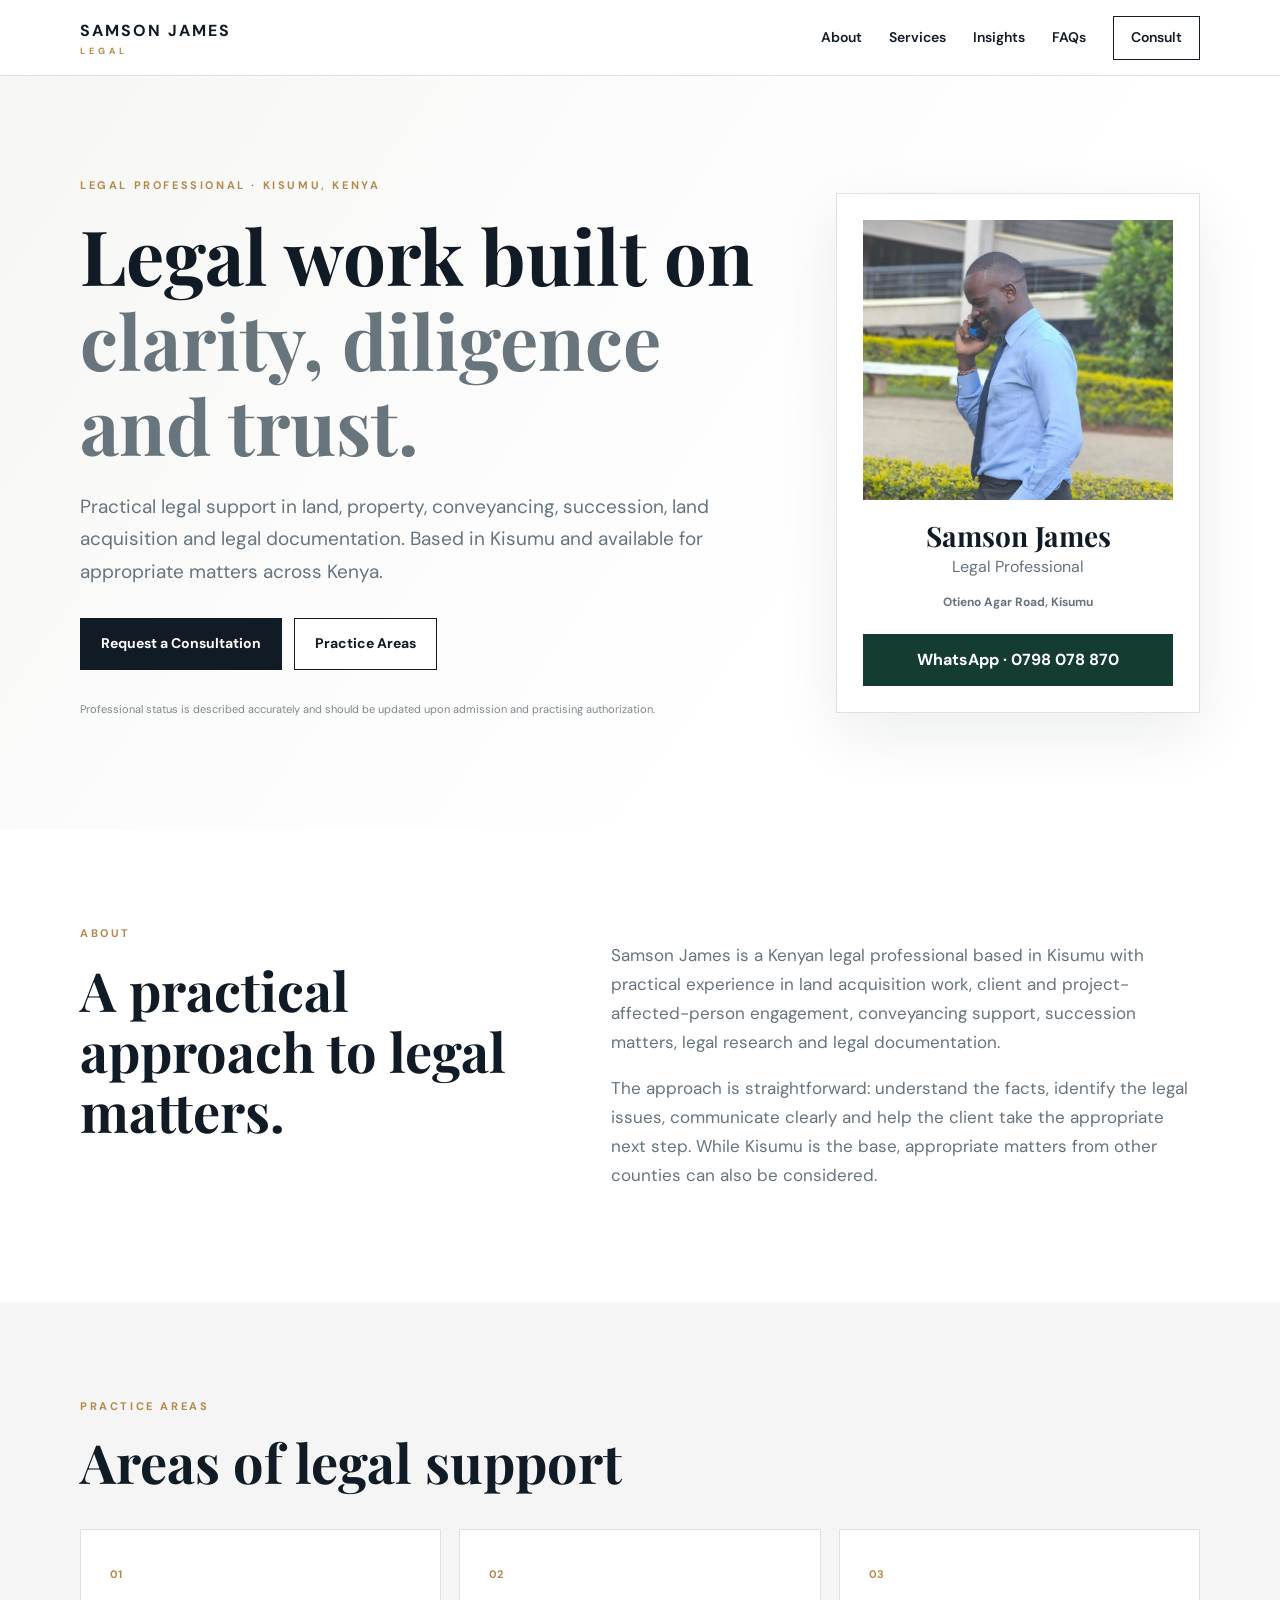
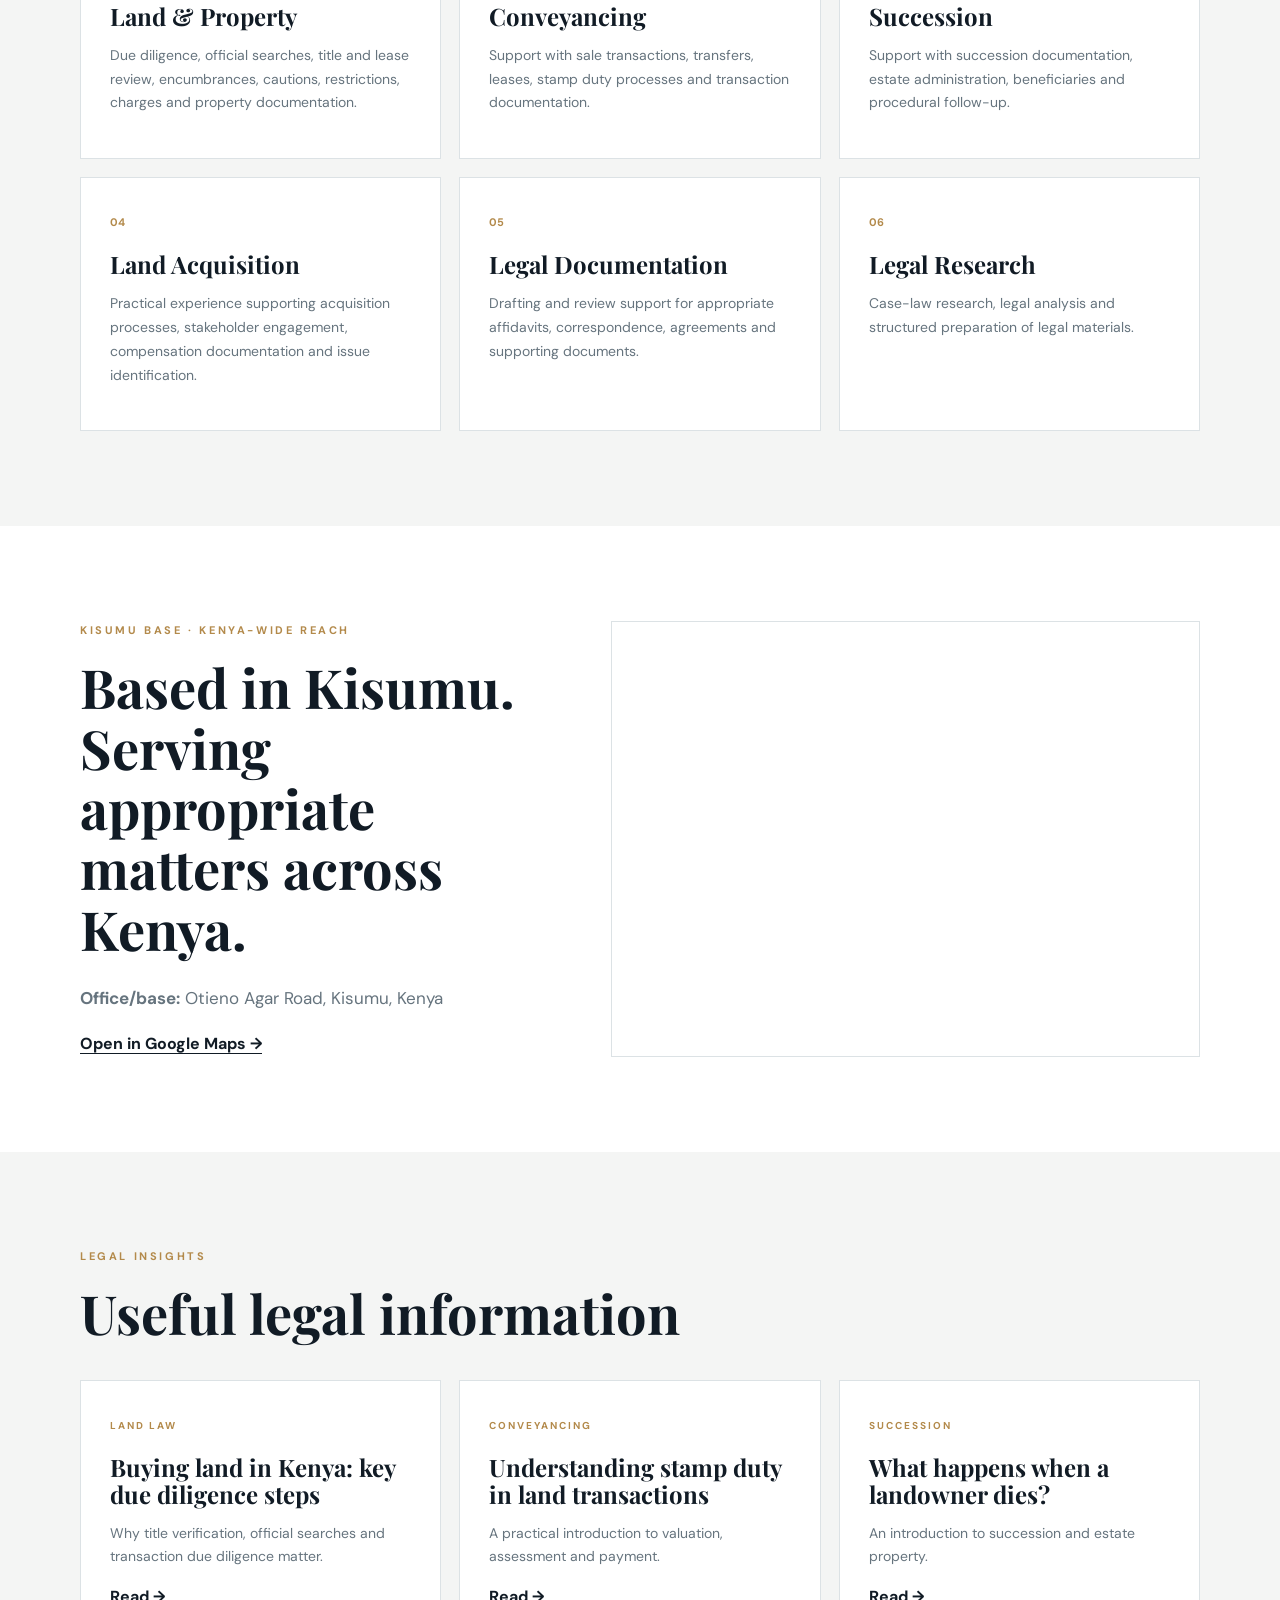
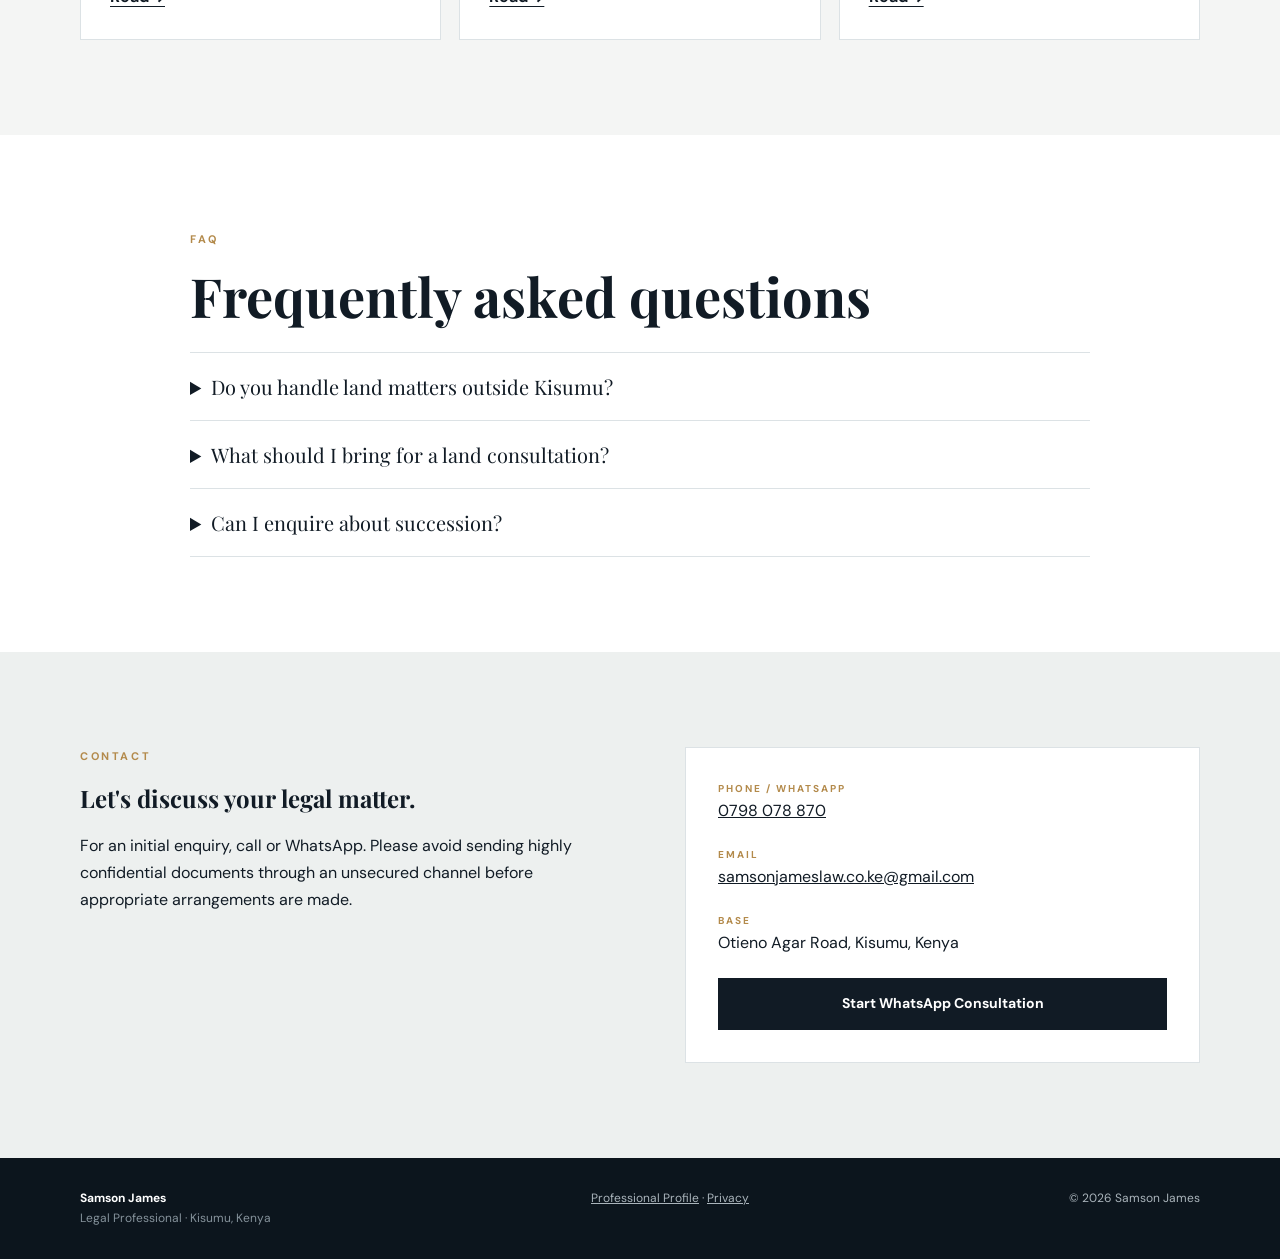
<file: index.html>
<!doctype html><html lang="en"><head> 
                               <meta name="google-site-verification" content="RHB7tFISn9O6jipUqe5lqDlozWeP8II464mNf1aKkE0" />
<meta charset="utf-8"><meta name="viewport" content="width=device-width,initial-scale=1">
<title>Samson James | Legal Professional in Kisumu, Kenya</title>
<meta name="description" content="Samson James is a legal professional based in Kisumu, Kenya, with practical experience in land, property, conveyancing, succession, land acquisition and legal documentation.">
<meta name="robots" content="index,follow"><link rel="canonical" href="https://samsonjameslaw.co.ke/">
<meta property="og:title" content="Samson James | Legal Professional in Kisumu">
<meta property="og:description" content="Legal professional based in Kisumu and available for appropriate matters across Kenya.">
<meta property="og:type" content="website">
<link rel="stylesheet" href="styles.css">
<script type="application/ld+json">{"@context":"https://schema.org","@type":"ProfessionalService","name":"Samson James","url":"https://samsonjameslaw.co.ke/","telephone":"+254798078870","email":"samsonjameslaw.co.ke@gmail.com","address":{"@type":"PostalAddress","streetAddress":"Otieno Agar Road","addressLocality":"Kisumu","addressCountry":"KE"},"areaServed":["Kisumu County","Kakamega County","Siaya County","Vihiga County","Homa Bay County","Kisii County","Nairobi County","Kenya"]}</script>
</head><body>
<header><div class="wrap nav"><a class="logo" href="#home">SAMSON JAMES<small>LEGAL</small></a><button class="hamb">☰</button><nav><a href="#about">About</a><a href="#services">Services</a><a href="#insights">Insights</a><a href="#faq">FAQs</a><a class="pill" href="#contact">Consult</a></nav></div></header>
<section id="home" class="hero"><div class="wrap hero-grid"><div><div class="kicker">LEGAL PROFESSIONAL · KISUMU, KENYA</div><h1>Legal work built on <i>clarity, diligence and trust.</i></h1><p class="lead">Practical legal support in land, property, conveyancing, succession, land acquisition and legal documentation. Based in Kisumu and available for appropriate matters across Kenya.</p><div class="actions"><a class="btn dark" href="#contact">Request a Consultation</a><a class="btn light" href="#services">Practice Areas</a></div><p class="note">Professional status is described accurately and should be updated upon admission and practising authorization.</p></div>
<div class="profile"><img src="samson-james-profile.jpg" alt="Samson James, legal professional based in Kisumu, Kenya"><h2>Samson James</h2><p>Legal Professional</p><strong>Otieno Agar Road, Kisumu</strong><a class="wa" href="https://wa.me/254798078870">WhatsApp · 0798 078 870</a></div></div></section>
<section id="about" class="section"><div class="wrap split"><div><div class="kicker">ABOUT</div><h2>A practical approach to legal matters.</h2></div><div class="copy"><p>Samson James is a Kenyan legal professional based in Kisumu with practical experience in land acquisition work, client and project-affected-person engagement, conveyancing support, succession matters, legal research and legal documentation.</p><p>The approach is straightforward: understand the facts, identify the legal issues, communicate clearly and help the client take the appropriate next step. While Kisumu is the base, appropriate matters from other counties can also be considered.</p></div></div></section>
<section id="services" class="section soft"><div class="wrap"><div class="kicker">PRACTICE AREAS</div><h2>Areas of legal support</h2><div class="cards">
<article><b>01</b><h3>Land & Property</h3><p>Due diligence, official searches, title and lease review, encumbrances, cautions, restrictions, charges and property documentation.</p></article>
<article><b>02</b><h3>Conveyancing</h3><p>Support with sale transactions, transfers, leases, stamp duty processes and transaction documentation.</p></article>
<article><b>03</b><h3>Succession</h3><p>Support with succession documentation, estate administration, beneficiaries and procedural follow-up.</p></article>
<article><b>04</b><h3>Land Acquisition</h3><p>Practical experience supporting acquisition processes, stakeholder engagement, compensation documentation and issue identification.</p></article>
<article><b>05</b><h3>Legal Documentation</h3><p>Drafting and review support for appropriate affidavits, correspondence, agreements and supporting documents.</p></article>
<article><b>06</b><h3>Legal Research</h3><p>Case-law research, legal analysis and structured preparation of legal materials.</p></article>
</div></div></section>
<section class="section location"><div class="wrap split"><div><div class="kicker">KISUMU BASE · KENYA-WIDE REACH</div><h2>Based in Kisumu. Serving appropriate matters across Kenya.</h2><p class="copy"><strong>Office/base:</strong> Otieno Agar Road, Kisumu, Kenya</p><a class="text" href="https://www.google.com/maps/search/?api=1&query=Otieno+Agar+Road%2C+Kisumu%2C+Kenya">Open in Google Maps →</a></div><div class="map"><iframe title="Otieno Agar Road Kisumu" src="https://www.google.com/maps?q=Otieno+Agar+Road%2C+Kisumu%2C+Kenya&output=embed" loading="lazy"></iframe></div></div></section>
<section id="insights" class="section soft"><div class="wrap"><div class="kicker">LEGAL INSIGHTS</div><h2>Useful legal information</h2><div class="articles"><article><span>LAND LAW</span><h3>Buying land in Kenya: key due diligence steps</h3><p>Why title verification, official searches and transaction due diligence matter.</p><a href="articles-buying-land.html">Read →</a></article><article><span>CONVEYANCING</span><h3>Understanding stamp duty in land transactions</h3><p>A practical introduction to valuation, assessment and payment.</p><a href="articles-stamp-duty.html">Read →</a></article><article><span>SUCCESSION</span><h3>What happens when a landowner dies?</h3><p>An introduction to succession and estate property.</p><a href="articles-succession-land.html">Read →</a></article></div></div></section>
<section id="faq" class="section"><div class="wrap narrow"><div class="kicker">FAQ</div><h2>Frequently asked questions</h2><details><summary>Do you handle land matters outside Kisumu?</summary><p>The practice is based in Kisumu, but appropriate matters from other counties can be considered depending on the nature of the work and professional authorization.</p></details><details><summary>What should I bring for a land consultation?</summary><p>Where available, bring the title or lease, official search, sale agreement, identification documents, survey documents, correspondence and any notices or court documents.</p></details><details><summary>Can I enquire about succession?</summary><p>Yes. Succession enquiries can be assessed and the appropriate legal route and documentation explained, subject to the applicable professional requirements.</p></details></div></section>
<section id="contact" class="contact"><div class="wrap contact-grid"><div><div class="kicker">CONTACT</div><h2>Let's discuss your legal matter.</h2><p>For an initial enquiry, call or WhatsApp. Please avoid sending highly confidential documents through an unsecured channel before appropriate arrangements are made.</p></div><div class="contact-card"><p><label>PHONE / WHATSAPP</label><a href="tel:+254798078870">0798 078 870</a></p><p><label>EMAIL</label><a href="mailto:samsonjameslaw.co.ke@gmail.com">samsonjameslaw.co.ke@gmail.com</a></p><p><label>BASE</label>Otieno Agar Road, Kisumu, Kenya</p><a class="btn dark full" href="https://wa.me/254798078870">Start WhatsApp Consultation</a></div></div></section>
<footer><div class="wrap foot"><div><strong>Samson James</strong><br><span>Legal Professional · Kisumu, Kenya</span></div><div><a href="cv.html">Professional Profile</a> · <a href="privacy.html">Privacy</a></div><div>© 2026 Samson James</div></div></footer>
<script>document.querySelector('.hamb').onclick=()=>{let n=document.querySelector('nav');n.classList.toggle('open')}</script></body></html>
</file>
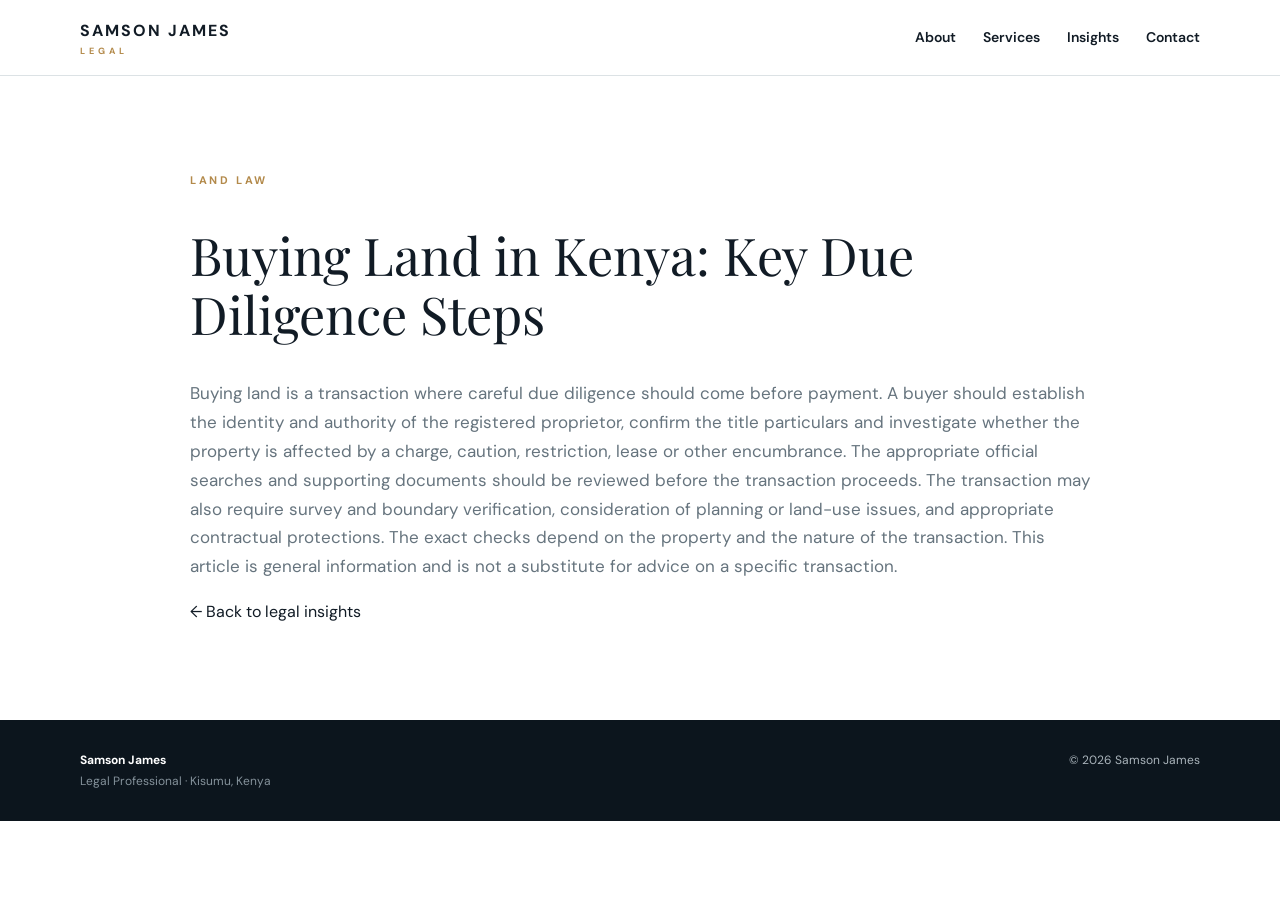
<file: articles-buying-land.html>
<!doctype html><html lang="en"><head><meta charset="utf-8"><meta name="viewport" content="width=device-width,initial-scale=1"><title>Buying Land in Kenya: Key Due Diligence Steps | Samson James</title><meta name="description" content="Buying Land in Kenya: Key Due Diligence Steps — practical legal information from Samson James, Kisumu, Kenya."><link rel="stylesheet" href="styles.css"></head><body><header><div class="wrap nav"><a class="logo" href="index.html">SAMSON JAMES <small>LEGAL</small></a><nav><a href="index.html#about">About</a><a href="index.html#services">Services</a><a href="index.html#articles">Insights</a><a href="index.html#contact">Contact</a></nav></div></header><main class="section"><div class="wrap narrow"><div class="kicker">LAND LAW</div><h1 style="font:52px 'Playfair Display',serif;line-height:1.15">Buying Land in Kenya: Key Due Diligence Steps</h1><div class="copy"><p>Buying land is a transaction where careful due diligence should come before payment. A buyer should establish the identity and authority of the registered proprietor, confirm the title particulars and investigate whether the property is affected by a charge, caution, restriction, lease or other encumbrance. The appropriate official searches and supporting documents should be reviewed before the transaction proceeds.

The transaction may also require survey and boundary verification, consideration of planning or land-use issues, and appropriate contractual protections. The exact checks depend on the property and the nature of the transaction.

This article is general information and is not a substitute for advice on a specific transaction.</p></div><a class="text-link" href="index.html#articles">← Back to legal insights</a></div></main><footer><div class="wrap foot"><div><strong>Samson James</strong><br><span>Legal Professional · Kisumu, Kenya</span></div><div>© 2026 Samson James</div></div></footer></body></html>
</file>
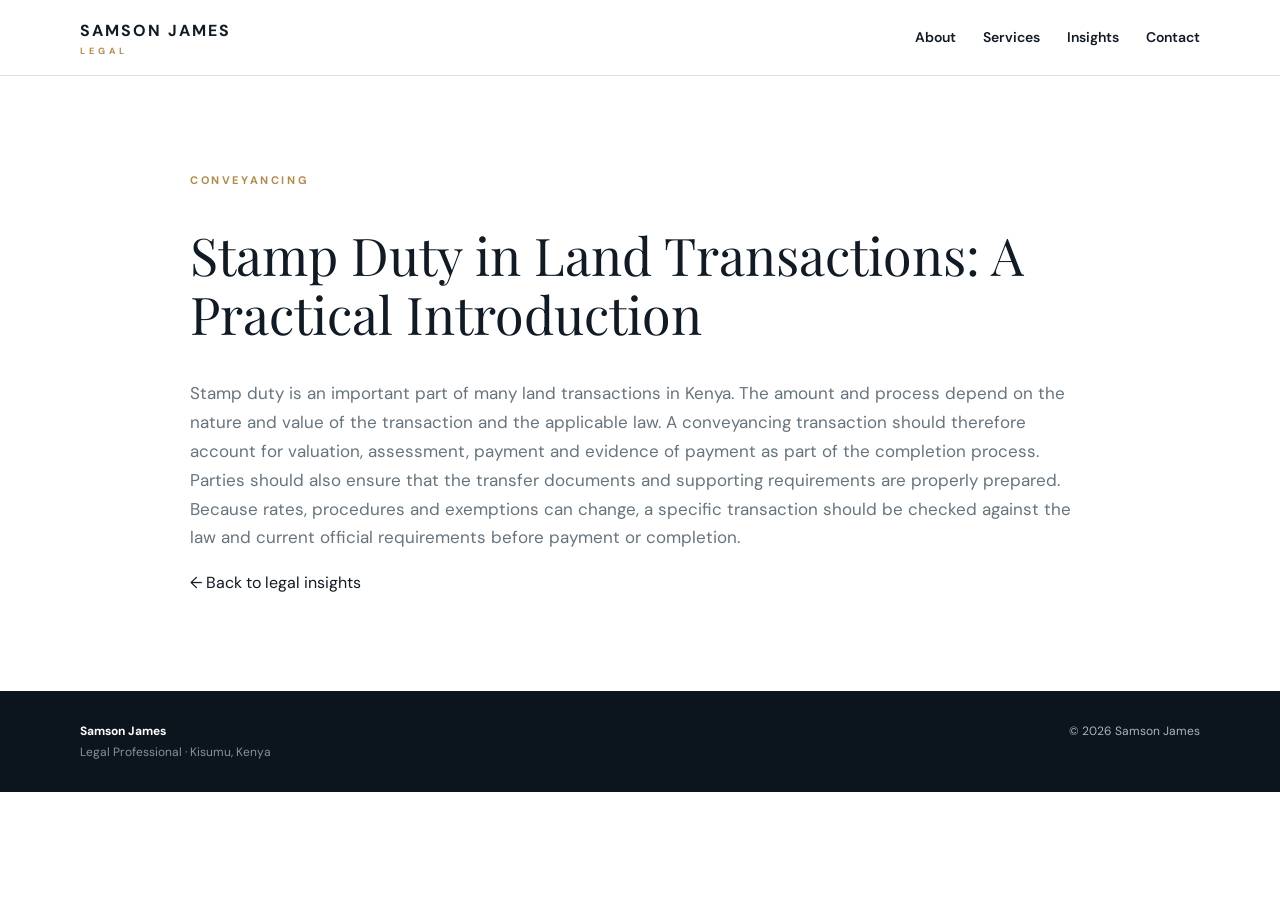
<file: articles-stamp-duty.html>
<!doctype html><html lang="en"><head><meta charset="utf-8"><meta name="viewport" content="width=device-width,initial-scale=1"><title>Stamp Duty in Land Transactions: A Practical Introduction | Samson James</title><meta name="description" content="Stamp Duty in Land Transactions: A Practical Introduction — practical legal information from Samson James, Kisumu, Kenya."><link rel="stylesheet" href="styles.css"></head><body><header><div class="wrap nav"><a class="logo" href="index.html">SAMSON JAMES <small>LEGAL</small></a><nav><a href="index.html#about">About</a><a href="index.html#services">Services</a><a href="index.html#articles">Insights</a><a href="index.html#contact">Contact</a></nav></div></header><main class="section"><div class="wrap narrow"><div class="kicker">CONVEYANCING</div><h1 style="font:52px 'Playfair Display',serif;line-height:1.15">Stamp Duty in Land Transactions: A Practical Introduction</h1><div class="copy"><p>Stamp duty is an important part of many land transactions in Kenya. The amount and process depend on the nature and value of the transaction and the applicable law.

A conveyancing transaction should therefore account for valuation, assessment, payment and evidence of payment as part of the completion process. Parties should also ensure that the transfer documents and supporting requirements are properly prepared.

Because rates, procedures and exemptions can change, a specific transaction should be checked against the law and current official requirements before payment or completion.</p></div><a class="text-link" href="index.html#articles">← Back to legal insights</a></div></main><footer><div class="wrap foot"><div><strong>Samson James</strong><br><span>Legal Professional · Kisumu, Kenya</span></div><div>© 2026 Samson James</div></div></footer></body></html>
</file>
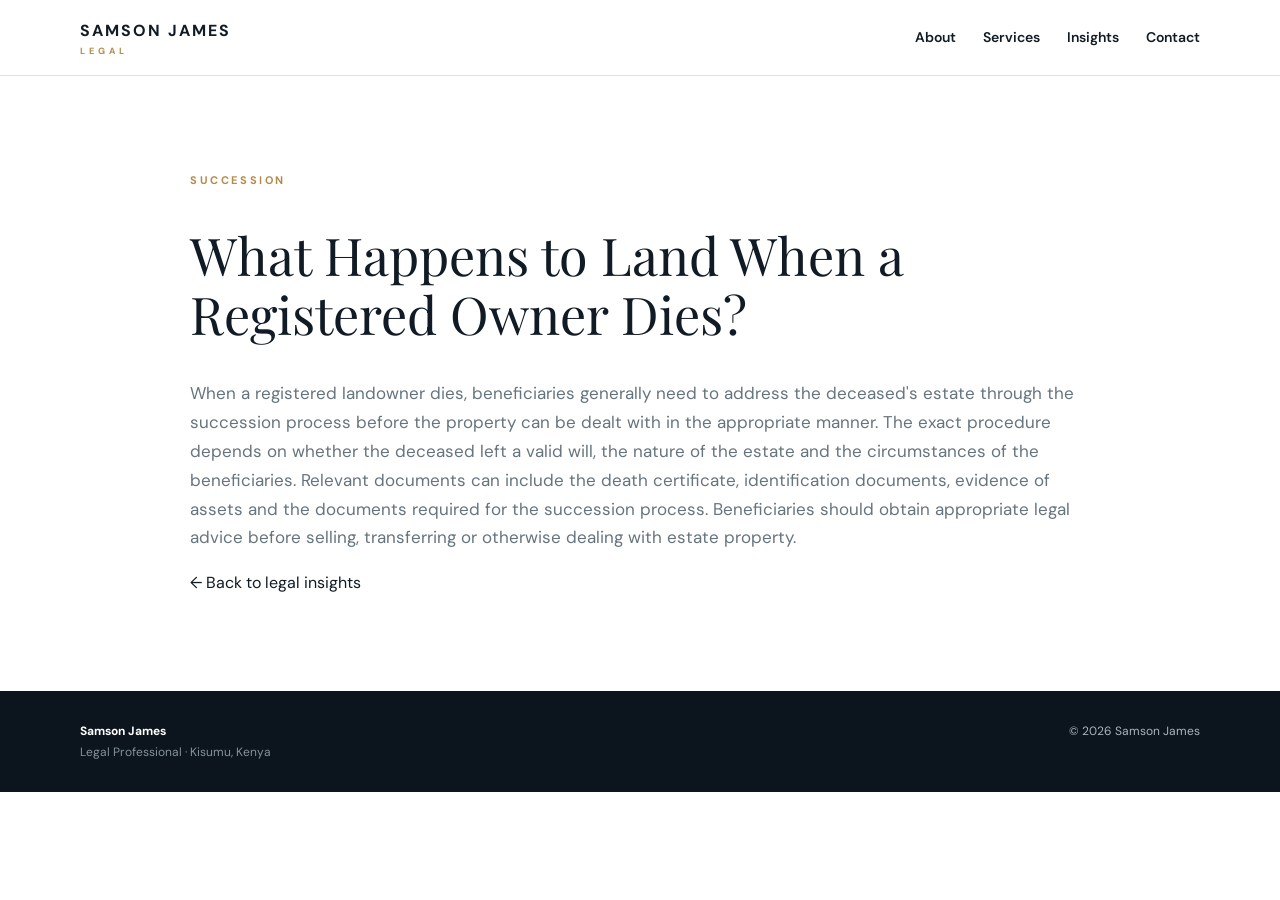
<file: articles-succession-land.html>
<!doctype html><html lang="en"><head><meta charset="utf-8"><meta name="viewport" content="width=device-width,initial-scale=1"><title>What Happens to Land When a Registered Owner Dies? | Samson James</title><meta name="description" content="What Happens to Land When a Registered Owner Dies? — practical legal information from Samson James, Kisumu, Kenya."><link rel="stylesheet" href="styles.css"></head><body><header><div class="wrap nav"><a class="logo" href="index.html">SAMSON JAMES <small>LEGAL</small></a><nav><a href="index.html#about">About</a><a href="index.html#services">Services</a><a href="index.html#articles">Insights</a><a href="index.html#contact">Contact</a></nav></div></header><main class="section"><div class="wrap narrow"><div class="kicker">SUCCESSION</div><h1 style="font:52px 'Playfair Display',serif;line-height:1.15">What Happens to Land When a Registered Owner Dies?</h1><div class="copy"><p>When a registered landowner dies, beneficiaries generally need to address the deceased's estate through the succession process before the property can be dealt with in the appropriate manner.

The exact procedure depends on whether the deceased left a valid will, the nature of the estate and the circumstances of the beneficiaries. Relevant documents can include the death certificate, identification documents, evidence of assets and the documents required for the succession process.

Beneficiaries should obtain appropriate legal advice before selling, transferring or otherwise dealing with estate property.</p></div><a class="text-link" href="index.html#articles">← Back to legal insights</a></div></main><footer><div class="wrap foot"><div><strong>Samson James</strong><br><span>Legal Professional · Kisumu, Kenya</span></div><div>© 2026 Samson James</div></div></footer></body></html>
</file>
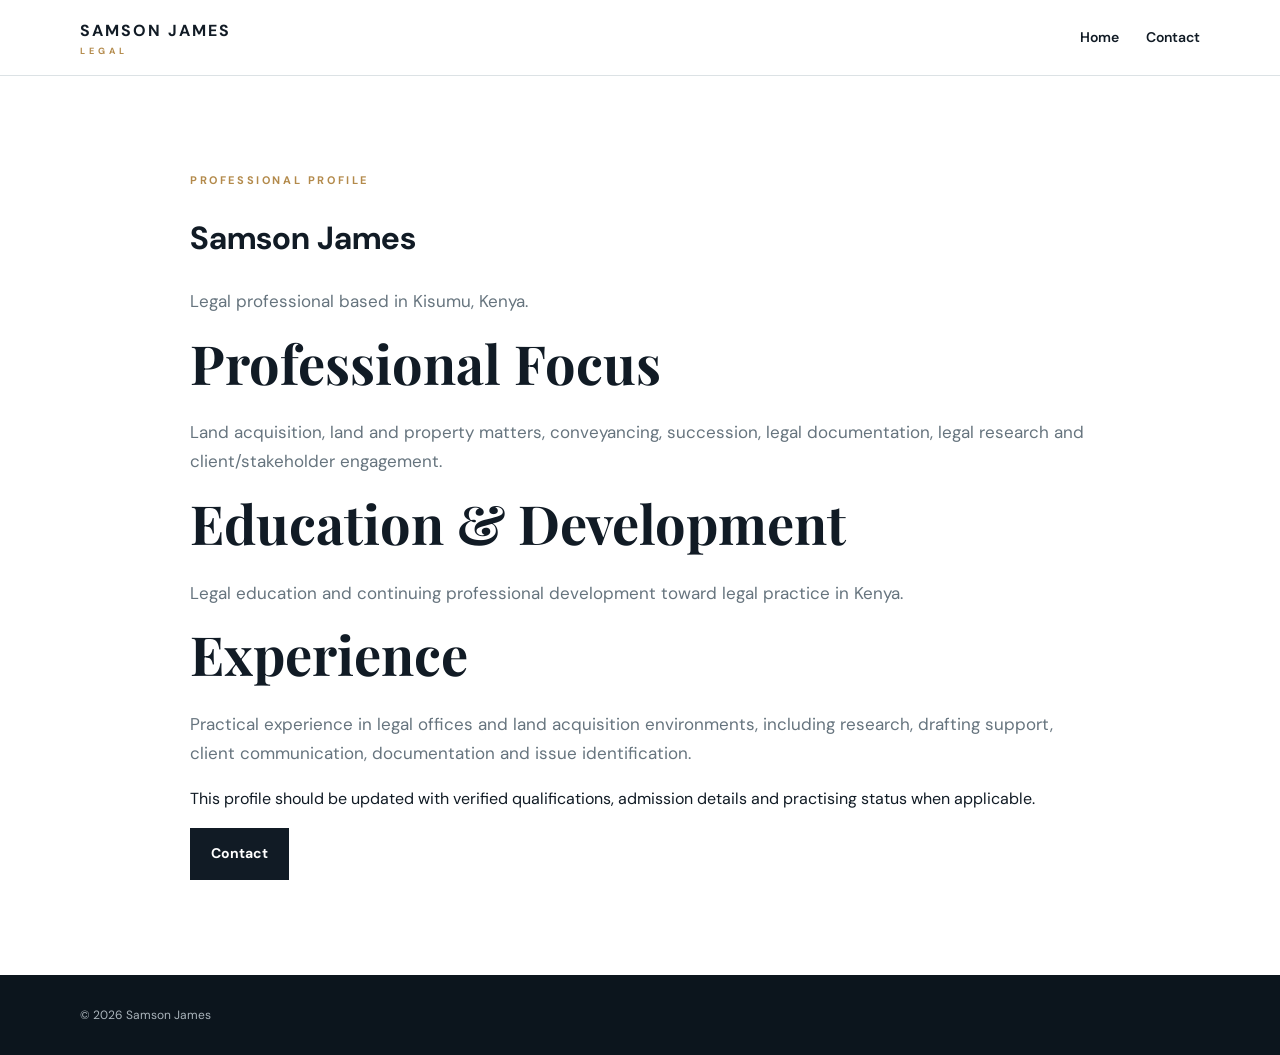
<file: cv.html>
<!doctype html><html lang="en"><head><meta charset="utf-8"><meta name="viewport" content="width=device-width,initial-scale=1"><title>Samson James | Professional Profile</title><link rel="stylesheet" href="styles.css"></head><body><header><div class="wrap nav"><a class="logo" href="index.html">SAMSON JAMES <small>LEGAL</small></a><nav><a href="index.html">Home</a><a href="index.html#contact">Contact</a></nav></div></header><main class="section"><div class="wrap narrow"><div class="kicker">PROFESSIONAL PROFILE</div><h1>Samson James</h1><p class="copy">Legal professional based in Kisumu, Kenya.</p><h2>Professional Focus</h2><p class="copy">Land acquisition, land and property matters, conveyancing, succession, legal documentation, legal research and client/stakeholder engagement.</p><h2>Education & Development</h2><p class="copy">Legal education and continuing professional development toward legal practice in Kenya.</p><h2>Experience</h2><p class="copy">Practical experience in legal offices and land acquisition environments, including research, drafting support, client communication, documentation and issue identification.</p><p class="status">This profile should be updated with verified qualifications, admission details and practising status when applicable.</p><a class="btn dark" href="index.html#contact">Contact</a></div></main><footer><div class="wrap foot"><div>© 2026 Samson James</div></div></footer></body></html>
</file>
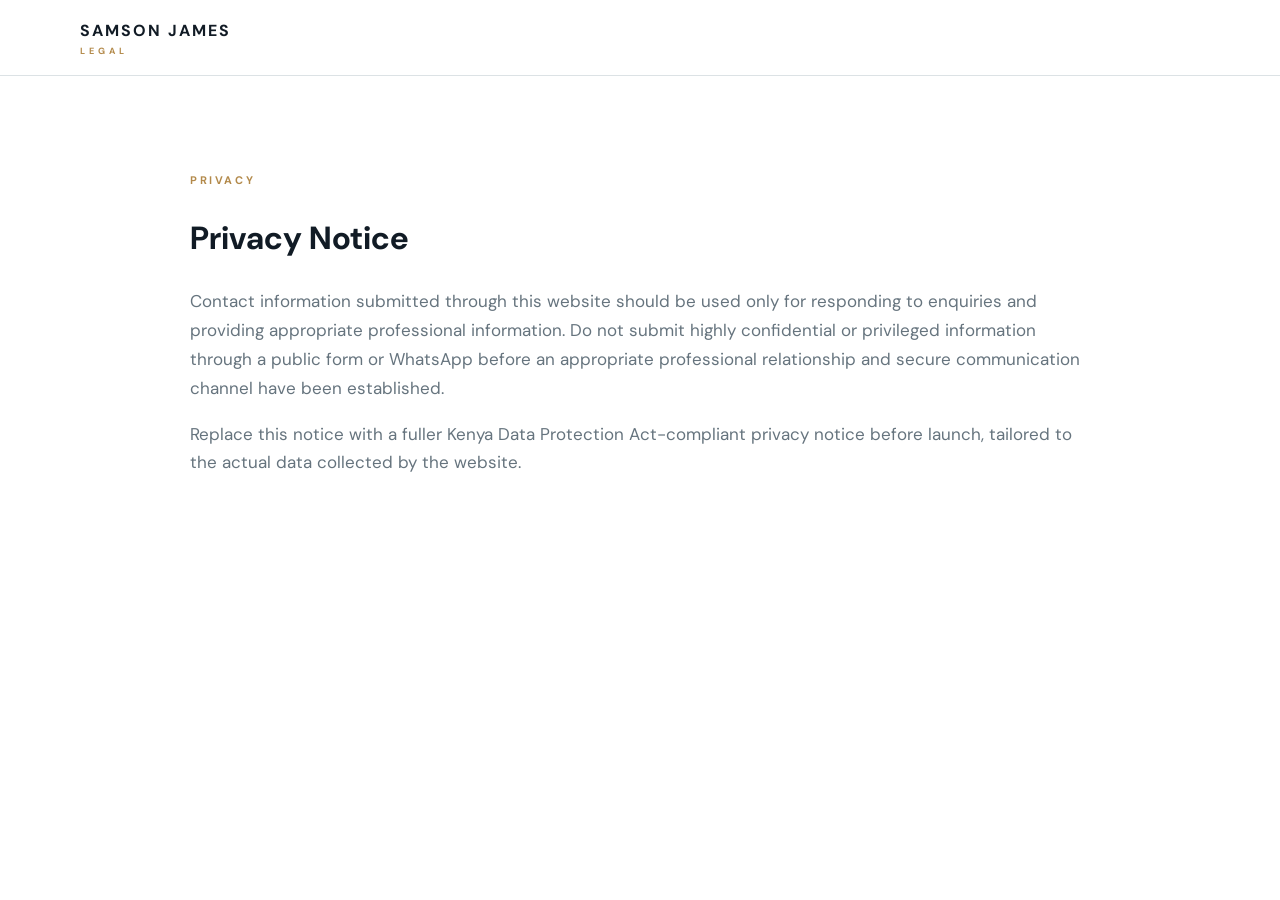
<file: privacy.html>
<!doctype html><html lang="en"><head><meta charset="utf-8"><meta name="viewport" content="width=device-width,initial-scale=1"><title>Privacy Notice | Samson James</title><link rel="stylesheet" href="styles.css"></head><body><header><div class="wrap nav"><a class="logo" href="index.html">SAMSON JAMES <small>LEGAL</small></a></div></header><main class="section"><div class="wrap narrow"><div class="kicker">PRIVACY</div><h1>Privacy Notice</h1><p class="copy">Contact information submitted through this website should be used only for responding to enquiries and providing appropriate professional information. Do not submit highly confidential or privileged information through a public form or WhatsApp before an appropriate professional relationship and secure communication channel have been established.</p><p class="copy">Replace this notice with a fuller Kenya Data Protection Act-compliant privacy notice before launch, tailored to the actual data collected by the website.</p></div></main></body></html>
</file>
<file: styles.css>
@import url('https://fonts.googleapis.com/css2?family=DM+Sans:wght@400;500;600;700&family=Playfair+Display:wght@600;700&display=swap');
:root{--ink:#111b25;--gold:#b38a4b;--muted:#66747e;--soft:#f4f5f4;--line:#dce2e5;--dark:#0c151d}*{box-sizing:border-box}html{scroll-behavior:smooth}body{margin:0;color:var(--ink);font:16px/1.7 'DM Sans',Arial,sans-serif}a{color:inherit;text-decoration:none}.wrap{width:min(1120px,92%);margin:auto}
header{height:76px;position:sticky;top:0;z-index:5;background:#fff;border-bottom:1px solid var(--line)}.nav{height:76px;display:flex;align-items:center;justify-content:space-between}.logo{font-weight:700;letter-spacing:2px}.logo small{display:block;color:var(--gold);font-size:9px;letter-spacing:4px}.nav nav{display:flex;gap:27px;align-items:center;font-size:14px;font-weight:600}.pill{border:1px solid;padding:9px 17px}.hamb{display:none;border:0;background:none;font-size:25px}
.hero{padding:100px 0;background:linear-gradient(125deg,#f6f7f5,#fff 65%)}.hero-grid{display:grid;grid-template-columns:1.3fr .7fr;gap:80px;align-items:center}.kicker{font-size:11px;letter-spacing:2.6px;color:var(--gold);font-weight:700;margin-bottom:17px}.hero h1,h2,h3{font-family:'Playfair Display',Georgia,serif;line-height:1.12}.hero h1{font-size:clamp(44px,6vw,76px);margin:0 0 24px}.hero h1 i{font-style:normal;color:#68757d}.lead{font-size:19px;color:var(--muted);max-width:700px}.actions{display:flex;gap:12px;flex-wrap:wrap;margin:30px 0}.btn{display:inline-block;padding:13px 20px;font-weight:700;font-size:14px;border:1px solid var(--ink)}.dark{background:var(--ink);color:#fff}.light{background:#fff}.note{font-size:11px;color:#7d878d}.profile{background:#fff;border:1px solid var(--line);padding:26px;text-align:center;box-shadow:0 20px 60px #111b2514}.profile img{width:100%;height:280px;object-fit:cover;object-position:center 18%;display:block}.profile h2{font-size:28px;margin:20px 0 2px}.profile p{color:var(--muted);margin:0 0 7px}.profile strong{font-size:12px;color:var(--muted)}.wa{display:block;background:#153c32;color:#fff;padding:12px;margin-top:20px;font-weight:700}
.section{padding:95px 0}.soft{background:var(--soft)}.split{display:grid;grid-template-columns:.85fr 1.15fr;gap:95px}.section h2{font-size:clamp(35px,4.3vw,54px);margin:0 0 25px}.copy{color:var(--muted);font-size:17px}.cards,.articles{display:grid;grid-template-columns:repeat(3,1fr);gap:18px;margin-top:36px}.cards article,.articles article{background:#fff;border:1px solid var(--line);padding:29px;min-height:230px}.cards b{font-size:11px;color:var(--gold)}.cards h3,.articles h3{font-size:24px;margin:17px 0 9px}.cards p,.articles p{font-size:14px;color:var(--muted)}.articles span{font-size:10px;letter-spacing:2px;color:var(--gold);font-weight:700}.articles a,.text{font-weight:700;text-decoration:underline;text-underline-offset:4px}.map{border:1px solid var(--line);overflow:hidden}.map iframe{width:100%;height:340px;border:0;display:block}.narrow{max-width:900px}details{border-top:1px solid var(--line);padding:20px 0}details:last-child{border-bottom:1px solid var(--line)}summary{cursor:pointer;font:20px 'Playfair Display',serif}.contact{background:#edf0ef;padding:95px 0}.contact-grid{display:grid;grid-template-columns:1fr 1fr;gap:90px}.contact-card{background:#fff;border:1px solid var(--line);padding:32px}.contact-card label{display:block;color:var(--gold);font-size:10px;letter-spacing:2px;font-weight:700}.contact-card p{margin:0 0 22px}.contact-card a{text-decoration:underline}.contact-card .full{text-decoration:none;width:100%;text-align:center}.foot{display:flex;justify-content:space-between;gap:20px;padding:30px 0;color:#aab4bb;font-size:12px}footer{background:var(--dark)}.foot strong{color:#fff}.foot span{color:#85929b}.foot a{text-decoration:underline}
@media(max-width:800px){.hamb{display:block}.nav nav{display:none;position:absolute;right:4%;top:68px;background:#fff;border:1px solid var(--line);padding:18px;flex-direction:column}.nav nav.open{display:flex}.hero{padding:70px 0}.hero-grid,.split,.contact-grid{grid-template-columns:1fr;gap:45px}.cards,.articles{grid-template-columns:1fr}.section{padding:70px 0}.foot{flex-direction:column}}
</file>
